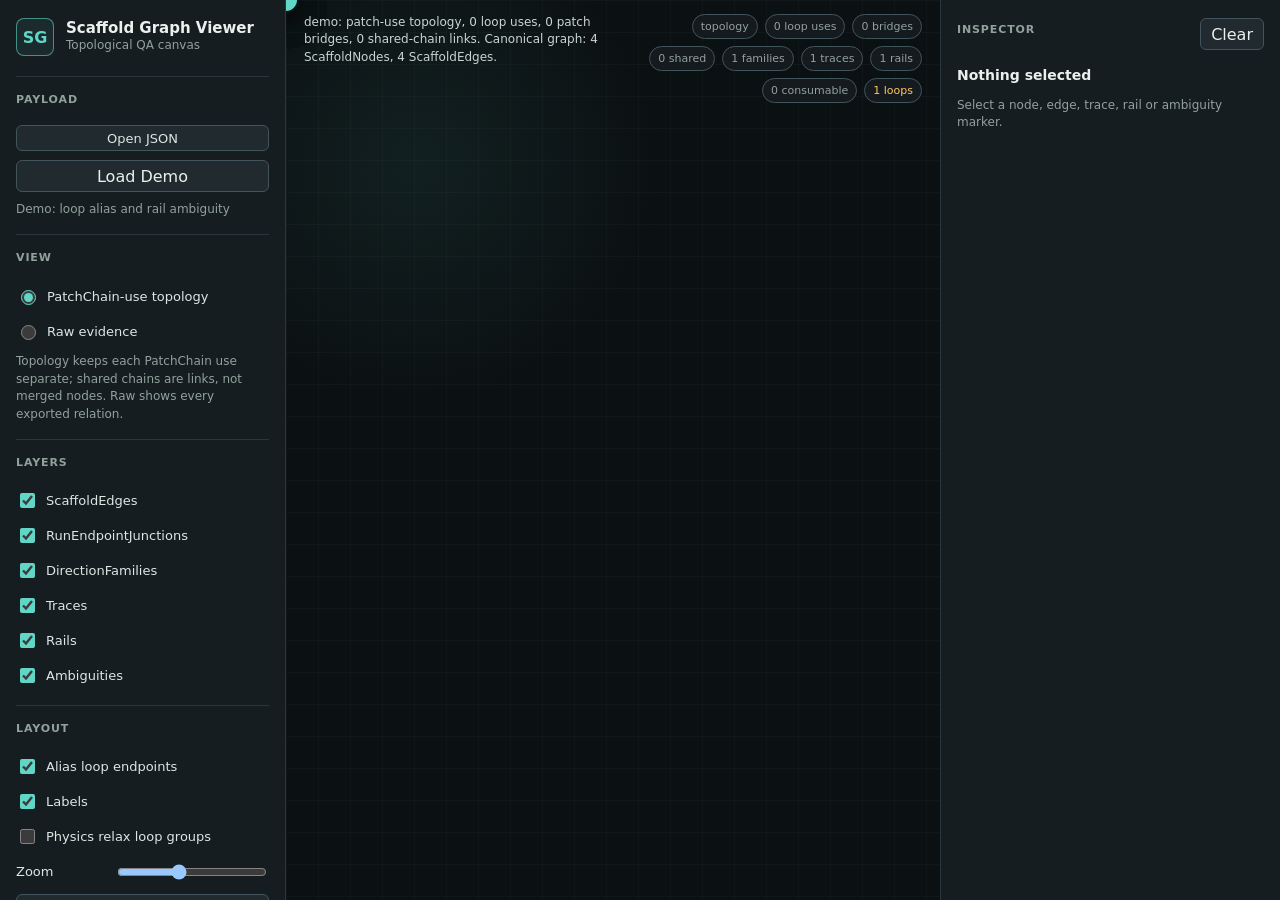
<file: dev/tools/scaffold_graph_viewer/index.html>
<!doctype html>
<html lang="en">
<head>
  <meta charset="utf-8">
  <meta name="viewport" content="width=device-width, initial-scale=1">
  <title>Scaffold Graph Viewer</title>
  <link rel="icon" href="data:,">
  <link rel="stylesheet" href="./styles.css">
</head>
<body>
  <div class="app">
    <aside class="sidebar">
      <header class="brand">
        <div class="mark">SG</div>
        <div>
          <h1>Scaffold Graph Viewer</h1>
          <p>Topological QA canvas</p>
        </div>
      </header>

      <section class="panel">
        <h2>Payload</h2>
        <label class="file-button">
          <input id="fileInput" type="file" accept=".json,application/json">
          Open JSON
        </label>
        <button id="demoButton" type="button">Load Demo</button>
        <div id="payloadMeta" class="meta">No payload loaded.</div>
      </section>

      <section class="panel">
        <h2>View</h2>
        <label><input type="radio" name="viewMode" value="topology" checked> PatchChain-use topology</label>
        <label><input type="radio" name="viewMode" value="evidence"> Raw evidence</label>
        <div class="meta">Topology keeps each PatchChain use separate; shared chains are links, not merged nodes. Raw shows every exported relation.</div>
      </section>

      <section class="panel">
        <h2>Layers</h2>
        <label><input type="checkbox" data-layer="scaffoldEdges" checked> ScaffoldEdges</label>
        <label><input type="checkbox" data-layer="runEndpoints" checked> RunEndpointJunctions</label>
        <label><input type="checkbox" data-layer="families" checked> DirectionFamilies</label>
        <label><input type="checkbox" data-layer="traces" checked> Traces</label>
        <label><input type="checkbox" data-layer="rails" checked> Rails</label>
        <label><input type="checkbox" data-layer="ambiguities" checked> Ambiguities</label>
      </section>

      <section class="panel">
        <h2>Layout</h2>
        <label><input id="unrollToggle" type="checkbox" checked> Alias loop endpoints</label>
        <label><input id="labelsToggle" type="checkbox" checked> Labels</label>
        <label><input id="topologyPhysicsToggle" type="checkbox"> Physics relax loop groups</label>
        <label class="range-row">Zoom <input id="zoomRange" type="range" min="60" max="160" value="100"></label>
        <button id="relayoutButton" type="button">Relayout</button>
      </section>

      <section class="panel">
        <h2>Search</h2>
        <input id="searchBox" type="search" placeholder="id, patch, family, rail">
        <div id="searchResults" class="results"></div>
      </section>
    </aside>

    <main class="canvas-shell">
      <div class="toolbar">
        <div id="summary" class="summary">Drop a Scaffold graph JSON file here.</div>
        <div id="badges" class="badges"></div>
      </div>
      <svg id="graphSvg" role="img" aria-label="Scaffold topological graph"></svg>
      <div id="dropHint" class="drop-hint">Drop JSON to inspect Scaffold topology</div>
    </main>

    <aside class="inspector">
      <header>
        <h2>Inspector</h2>
        <button id="clearSelectionButton" type="button">Clear</button>
      </header>
      <div id="selectionTitle" class="selection-title">Nothing selected</div>
      <div id="selectionDetails" class="details">
        Select a node, edge, trace, rail or ambiguity marker.
      </div>
    </aside>
  </div>

  <script src="./app.js"></script>
</body>
</html>
</file>
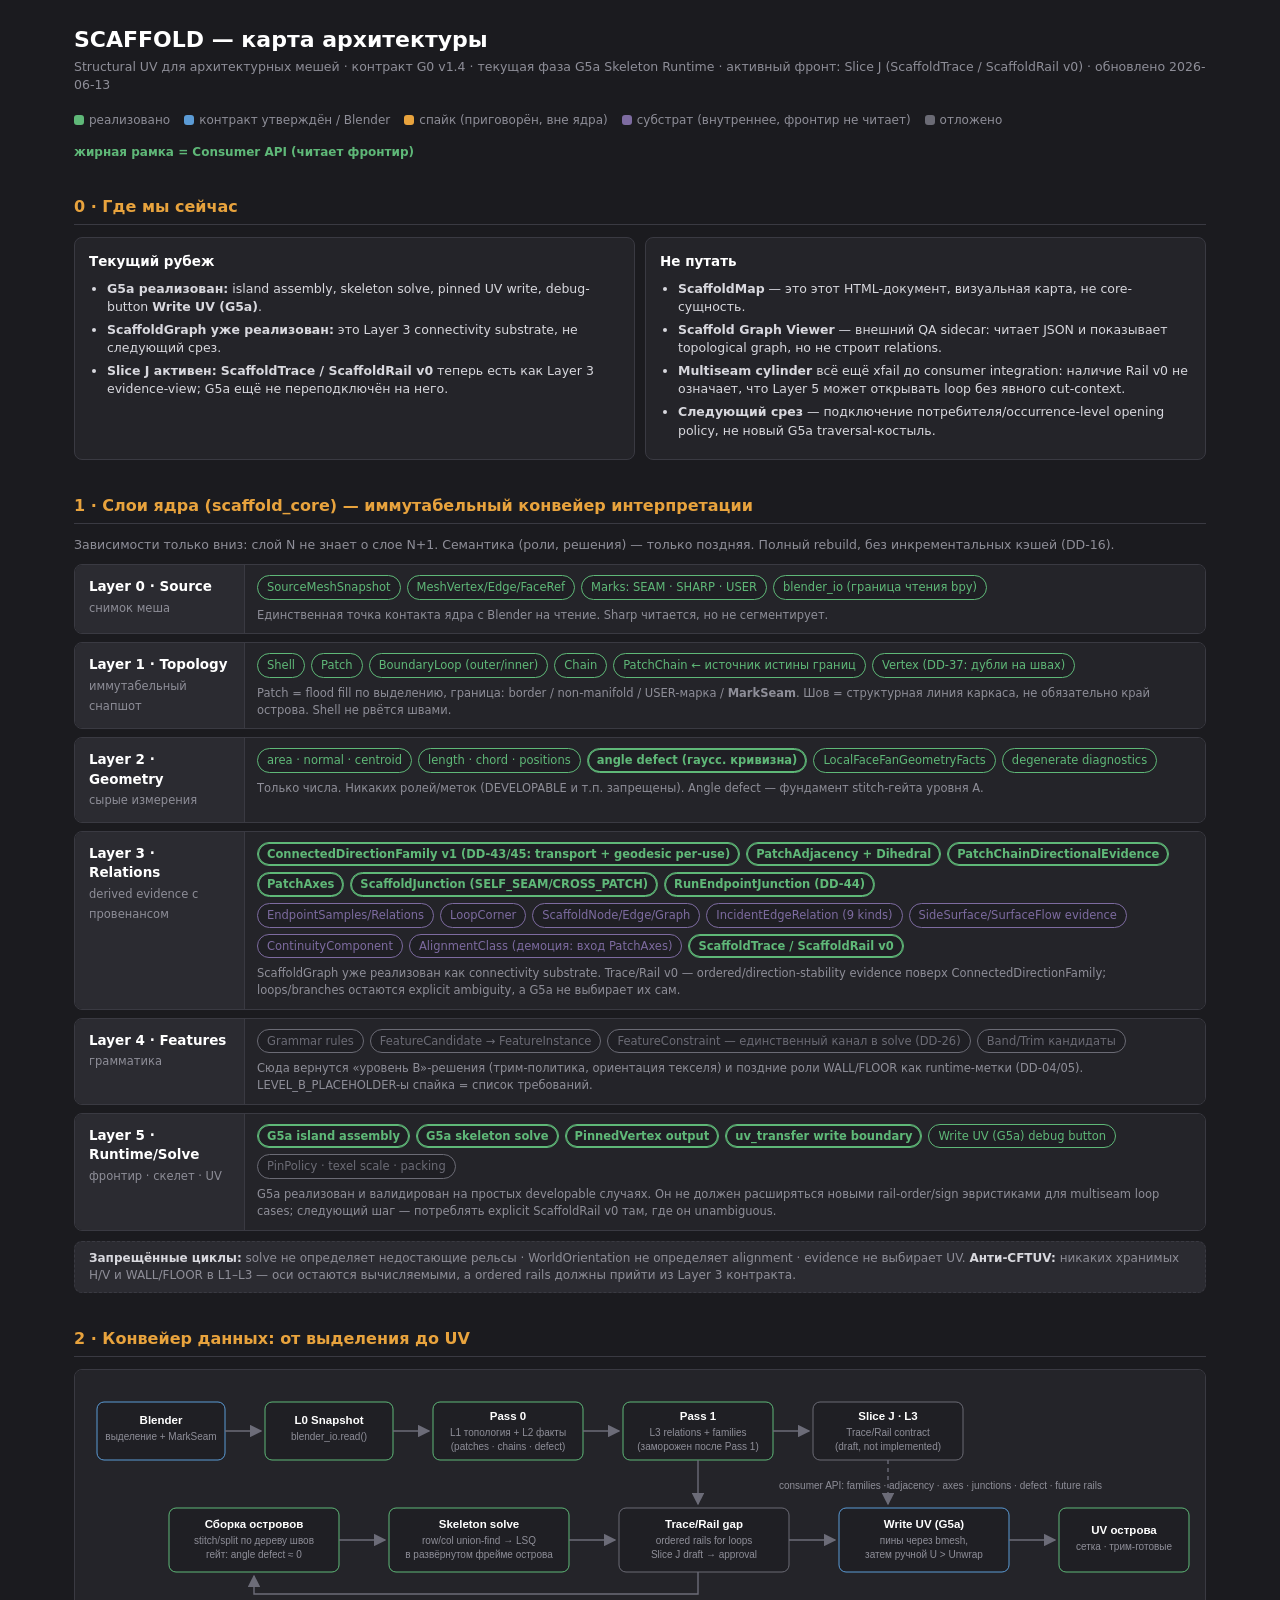
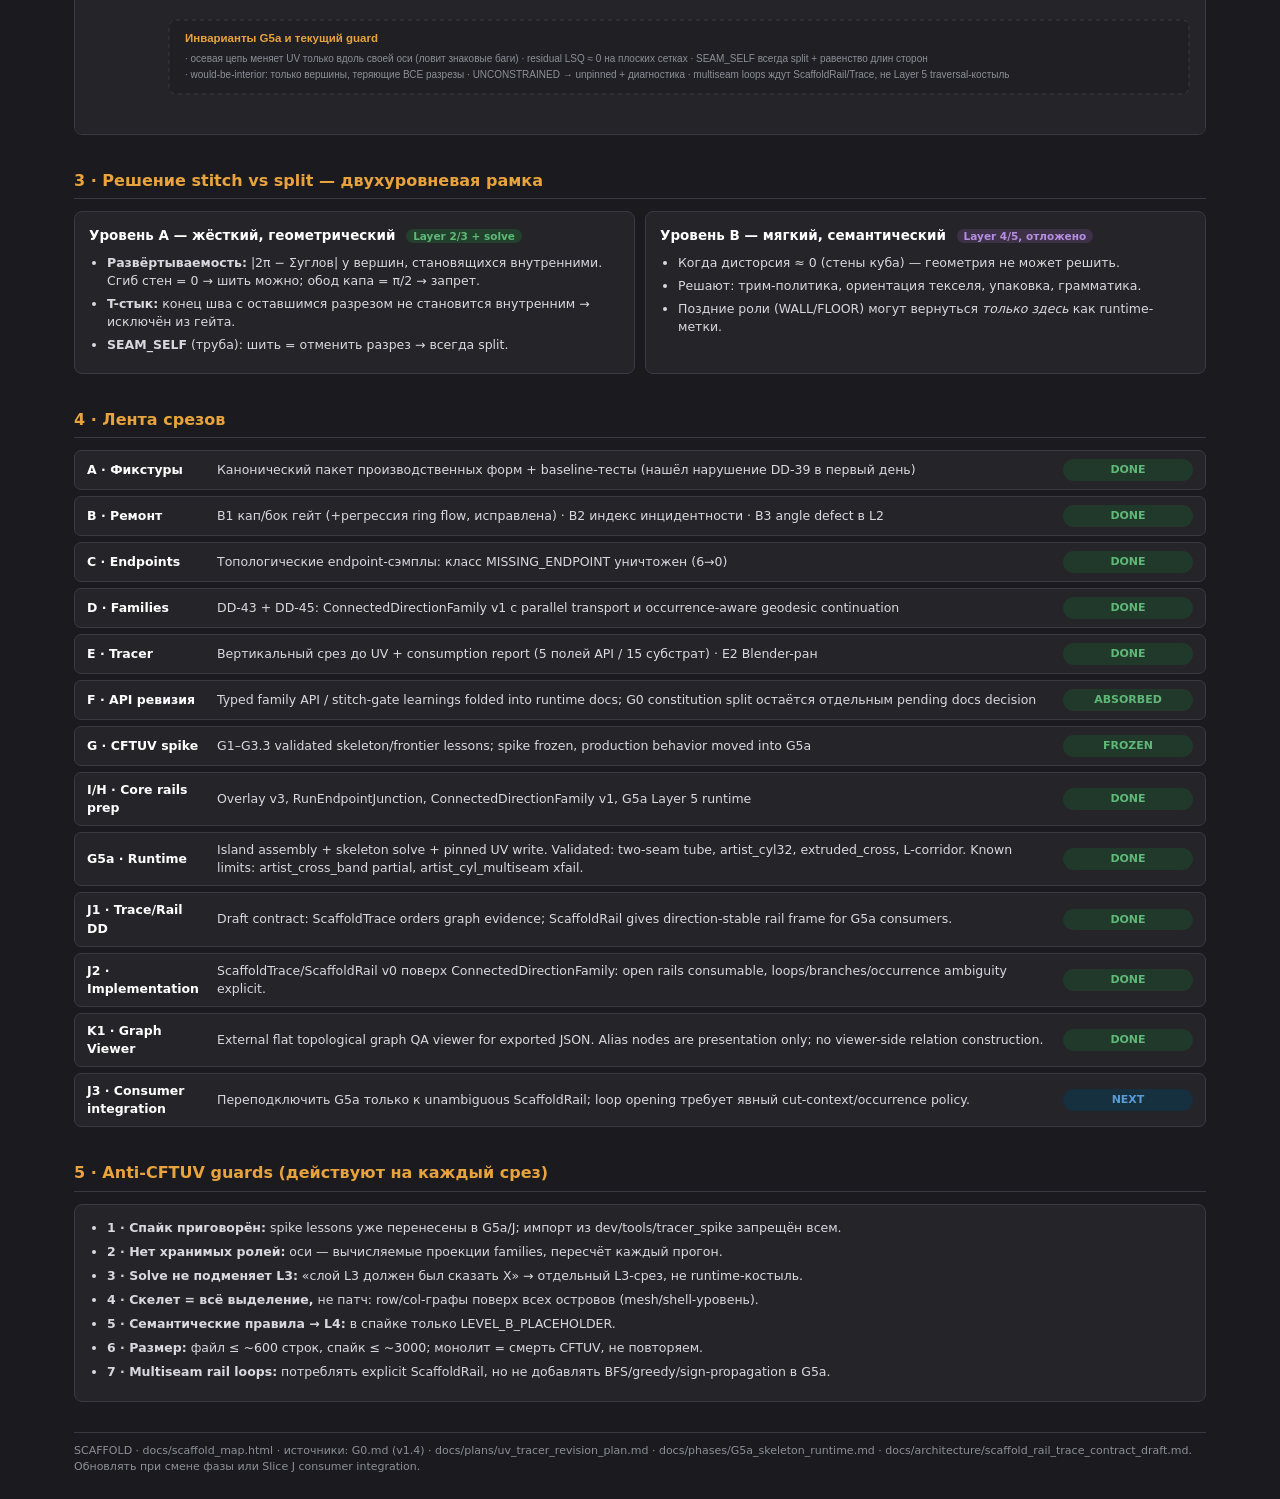
<file: docs/scaffold_map.html>
<!DOCTYPE html>
<html lang="ru">
<head>
<meta charset="UTF-8">
<meta name="viewport" content="width=device-width, initial-scale=1.0">
<title>SCAFFOLD — карта архитектуры</title>
<style>
  :root{
    --bg:#1b1b1f; --panel:#242429; --panel2:#2b2b31; --line:#3a3a42;
    --text:#d8d8de; --dim:#8e8e98; --accent:#e8a33d;
    --ok:#5fb878; --contract:#5b9bd5; --spike:#e8a33d; --defer:#6b6b75; --warn:#d56b6b;
    --substrate:#7d6ba0;
  }
  *{box-sizing:border-box}
  body{background:var(--bg);color:var(--text);font:14px/1.45 "Segoe UI",system-ui,sans-serif;margin:0;padding:24px;max-width:1180px;margin-inline:auto}
  h1{font-size:22px;margin:0 0 2px;color:#fff}
  h2{font-size:16px;margin:34px 0 12px;color:var(--accent);border-bottom:1px solid var(--line);padding-bottom:6px}
  .sub{color:var(--dim);font-size:12.5px;margin-bottom:18px}
  .legend{display:flex;flex-wrap:wrap;gap:14px;font-size:12px;color:var(--dim);margin:10px 0 0}
  .dot{display:inline-block;width:10px;height:10px;border-radius:3px;margin-right:5px;vertical-align:-1px}
  /* layer stack */
  .layer{display:grid;grid-template-columns:170px 1fr;gap:0;border:1px solid var(--line);border-radius:8px;margin-bottom:8px;overflow:hidden}
  .layer .name{background:var(--panel2);padding:12px 14px;border-right:1px solid var(--line)}
  .layer .name b{display:block;color:#fff;font-size:13.5px}
  .layer .name span{font-size:11.5px;color:var(--dim)}
  .layer .body{background:var(--panel);padding:10px 12px}
  .chips{display:flex;flex-wrap:wrap;gap:6px}
  .chip{font-size:11.5px;padding:3px 9px;border-radius:20px;border:1px solid var(--line);background:#1f1f24;white-space:nowrap}
  .chip.ok{border-color:var(--ok);color:var(--ok)}
  .chip.contract{border-color:var(--contract);color:var(--contract)}
  .chip.spike{border-color:var(--spike);color:var(--spike)}
  .chip.defer{border-color:var(--defer);color:var(--defer)}
  .chip.substrate{border-color:var(--substrate);color:var(--substrate)}
  .chip.api{box-shadow:0 0 0 1px var(--ok) inset;font-weight:600}
  .note{font-size:11.5px;color:var(--dim);margin-top:7px}
  .rulebar{font-size:12px;color:var(--dim);background:var(--panel2);border:1px dashed var(--line);border-radius:8px;padding:8px 14px;margin:10px 0 0}
  .rulebar b{color:var(--text)}
  /* flow svg */
  .flowwrap{background:var(--panel);border:1px solid var(--line);border-radius:8px;padding:14px;overflow-x:auto}
  svg text{font:11.5px "Segoe UI",sans-serif;fill:var(--text)}
  svg .small{font-size:10px;fill:var(--dim)}
  svg .box{fill:#1f1f24;stroke:var(--line);rx:7}
  svg .ok{stroke:var(--ok)} svg .spike{stroke:var(--spike)} svg .defer{stroke:var(--defer)} svg .blender{stroke:var(--contract)}
  svg .arrow{stroke:#6c6c78;stroke-width:1.4;fill:none;marker-end:url(#arr)}
  svg .title{font-weight:600;fill:#fff}
  /* decision frame */
  .twocol{display:grid;grid-template-columns:1fr 1fr;gap:10px}
  .card{background:var(--panel);border:1px solid var(--line);border-radius:8px;padding:14px}
  .card h3{margin:0 0 8px;font-size:13.5px;color:#fff}
  .card ul{margin:0;padding-left:18px;font-size:12.5px}
  .card li{margin-bottom:5px}
  .card .tag{font-size:10.5px;padding:1px 7px;border-radius:10px;margin-left:6px}
  .tagA{background:#23402c;color:var(--ok)} .tagB{background:#3d3147;color:#b58ee0}
  /* timeline */
  .timeline{display:flex;flex-direction:column;gap:6px}
  .trow{display:grid;grid-template-columns:120px 1fr 130px;gap:10px;background:var(--panel);border:1px solid var(--line);border-radius:7px;padding:8px 12px;font-size:12.5px;align-items:center}
  .trow .slice{font-weight:600;color:#fff}
  .st{font-size:11px;text-align:center;padding:3px 8px;border-radius:12px;font-weight:600}
  .st.done{background:#21392a;color:var(--ok)} .st.wip{background:#403318;color:var(--spike)}
  .st.queue{background:#2c2c33;color:var(--dim)} .st.gate{background:#16303f;color:var(--contract)}
  .st.active{background:#16303f;color:var(--contract)} .st.draft{background:#3d3147;color:#b58ee0}
  .st.blocked{background:#402020;color:var(--warn)}
  .guards{font-size:12.5px}
  .guards li{margin-bottom:6px}
  footer{margin-top:30px;color:var(--dim);font-size:11px;border-top:1px solid var(--line);padding-top:10px}
</style>
</head>
<body>

<h1>SCAFFOLD — карта архитектуры</h1>
<div class="sub">Structural UV для архитектурных мешей · контракт G0 v1.4 · текущая фаза G5a Skeleton Runtime · активный фронт: Slice J (ScaffoldTrace / ScaffoldRail v0) · обновлено 2026-06-13</div>
<div class="legend">
  <span><span class="dot" style="background:var(--ok)"></span>реализовано</span>
  <span><span class="dot" style="background:var(--contract)"></span>контракт утверждён / Blender</span>
  <span><span class="dot" style="background:var(--spike)"></span>спайк (приговорён, вне ядра)</span>
  <span><span class="dot" style="background:var(--substrate)"></span>субстрат (внутреннее, фронтир не читает)</span>
  <span><span class="dot" style="background:var(--defer)"></span>отложено</span>
  <span style="font-weight:600;color:var(--ok)">жирная рамка = Consumer API (читает фронтир)</span>
</div>

<h2>0 · Где мы сейчас</h2>
<div class="twocol">
  <div class="card">
    <h3>Текущий рубеж</h3>
    <ul>
      <li><b>G5a реализован:</b> island assembly, skeleton solve, pinned UV write, debug-button <b>Write UV (G5a)</b>.</li>
      <li><b>ScaffoldGraph уже реализован:</b> это Layer 3 connectivity substrate, не следующий срез.</li>
      <li><b>Slice J активен:</b> <b>ScaffoldTrace / ScaffoldRail v0</b> теперь есть как Layer 3 evidence-view; G5a ещё не переподключён на него.</li>
    </ul>
  </div>
  <div class="card">
    <h3>Не путать</h3>
    <ul>
      <li><b>ScaffoldMap</b> — это этот HTML-документ, визуальная карта, не core-сущность.</li>
      <li><b>Scaffold Graph Viewer</b> — внешний QA sidecar: читает JSON и показывает topological graph, но не строит relations.</li>
      <li><b>Multiseam cylinder</b> всё ещё xfail до consumer integration: наличие Rail v0 не означает, что Layer 5 может открывать loop без явного cut-context.</li>
      <li><b>Следующий срез</b> — подключение потребителя/occurrence-level opening policy, не новый G5a traversal-костыль.</li>
    </ul>
  </div>
</div>

<h2>1 · Слои ядра (scaffold_core) — иммутабельный конвейер интерпретации</h2>
<div class="sub" style="margin-bottom:10px">Зависимости только вниз: слой N не знает о слое N+1. Семантика (роли, решения) — только поздняя. Полный rebuild, без инкрементальных кэшей (DD-16).</div>

<div class="layer">
  <div class="name"><b>Layer 0 · Source</b><span>снимок меша</span></div>
  <div class="body"><div class="chips">
    <span class="chip ok">SourceMeshSnapshot</span><span class="chip ok">MeshVertex/Edge/FaceRef</span>
    <span class="chip ok">Marks: SEAM · SHARP · USER</span><span class="chip ok">blender_io (граница чтения bpy)</span>
  </div><div class="note">Единственная точка контакта ядра с Blender на чтение. Sharp читается, но не сегментирует.</div></div>
</div>

<div class="layer">
  <div class="name"><b>Layer 1 · Topology</b><span>иммутабельный снапшот</span></div>
  <div class="body"><div class="chips">
    <span class="chip ok">Shell</span><span class="chip ok">Patch</span><span class="chip ok">BoundaryLoop (outer/inner)</span>
    <span class="chip ok">Chain</span><span class="chip ok">PatchChain ← источник истины границ</span><span class="chip ok">Vertex (DD-37: дубли на швах)</span>
  </div><div class="note">Patch = flood fill по выделению, граница: border / non-manifold / USER-марка / <b>MarkSeam</b>. Шов = структурная линия каркаса, не обязательно край острова. Shell не рвётся швами.</div></div>
</div>

<div class="layer">
  <div class="name"><b>Layer 2 · Geometry</b><span>сырые измерения</span></div>
  <div class="body"><div class="chips">
    <span class="chip ok">area · normal · centroid</span><span class="chip ok">length · chord · positions</span>
    <span class="chip ok api">angle defect (гаусс. кривизна)</span><span class="chip ok">LocalFaceFanGeometryFacts</span><span class="chip ok">degenerate diagnostics</span>
  </div><div class="note">Только числа. Никаких ролей/меток (DEVELOPABLE и т.п. запрещены). Angle defect — фундамент stitch-гейта уровня A.</div></div>
</div>

<div class="layer">
  <div class="name"><b>Layer 3 · Relations</b><span>derived evidence с провенансом</span></div>
  <div class="body">
    <div class="chips">
      <span class="chip ok api">ConnectedDirectionFamily v1 (DD-43/45: transport + geodesic per-use)</span>
      <span class="chip ok api">PatchAdjacency + Dihedral</span>
      <span class="chip ok api">PatchChainDirectionalEvidence</span>
      <span class="chip ok api">PatchAxes</span>
      <span class="chip ok api">ScaffoldJunction (SELF_SEAM/CROSS_PATCH)</span>
      <span class="chip ok api">RunEndpointJunction (DD-44)</span>
    </div>
    <div class="chips" style="margin-top:6px">
      <span class="chip substrate">EndpointSamples/Relations</span><span class="chip substrate">LoopCorner</span>
      <span class="chip substrate">ScaffoldNode/Edge/Graph</span><span class="chip substrate">IncidentEdgeRelation (9 kinds)</span>
      <span class="chip substrate">SideSurface/SurfaceFlow evidence</span><span class="chip substrate">ContinuityComponent</span>
      <span class="chip substrate">AlignmentClass (демоция: вход PatchAxes)</span>
      <span class="chip ok api">ScaffoldTrace / ScaffoldRail v0</span>
    </div>
    <div class="note">ScaffoldGraph уже реализован как connectivity substrate. Trace/Rail v0 — ordered/direction-stability evidence поверх ConnectedDirectionFamily; loops/branches остаются explicit ambiguity, а G5a не выбирает их сам.</div>
  </div>
</div>

<div class="layer">
  <div class="name"><b>Layer 4 · Features</b><span>грамматика</span></div>
  <div class="body"><div class="chips">
    <span class="chip defer">Grammar rules</span><span class="chip defer">FeatureCandidate → FeatureInstance</span>
    <span class="chip defer">FeatureConstraint — единственный канал в solve (DD-26)</span><span class="chip defer">Band/Trim кандидаты</span>
  </div><div class="note">Сюда вернутся «уровень B»-решения (трим-политика, ориентация текселя) и поздние роли WALL/FLOOR как runtime-метки (DD-04/05). LEVEL_B_PLACEHOLDER-ы спайка = список требований.</div></div>
</div>

<div class="layer">
  <div class="name"><b>Layer 5 · Runtime/Solve</b><span>фронтир · скелет · UV</span></div>
  <div class="body"><div class="chips">
    <span class="chip ok api">G5a island assembly</span><span class="chip ok api">G5a skeleton solve</span>
    <span class="chip ok api">PinnedVertex output</span><span class="chip ok api">uv_transfer write boundary</span>
    <span class="chip ok">Write UV (G5a) debug button</span><span class="chip defer">PinPolicy · texel scale · packing</span>
  </div><div class="note">G5a реализован и валидирован на простых developable случаях. Он не должен расширяться новыми rail-order/sign эвристиками для multiseam loop cases; следующий шаг — потреблять explicit ScaffoldRail v0 там, где он unambiguous.</div></div>
</div>

<div class="rulebar"><b>Запрещённые циклы:</b> solve не определяет недостающие рельсы · WorldOrientation не определяет alignment · evidence не выбирает UV. <b>Анти-CFTUV:</b> никаких хранимых H/V и WALL/FLOOR в L1–L3 — оси остаются вычисляемыми, а ordered rails должны прийти из Layer 3 контракта.</div>

<h2>2 · Конвейер данных: от выделения до UV</h2>
<div class="flowwrap">
<svg viewBox="0 0 1110 330" width="1110" height="330">
  <defs><marker id="arr" markerWidth="9" markerHeight="9" refX="8" refY="4.5" orient="auto"><path d="M0,0 L9,4.5 L0,9 z" fill="#6c6c78"/></marker></defs>

  <!-- row 1: passes -->
  <rect class="box blender" x="8"   y="18" width="128" height="58"/>
  <text x="72"  y="40" text-anchor="middle" class="title">Blender</text>
  <text x="72"  y="56" text-anchor="middle" class="small">выделение + MarkSeam</text>

  <rect class="box ok" x="176" y="18" width="128" height="58"/>
  <text x="240" y="40" text-anchor="middle" class="title">L0 Snapshot</text>
  <text x="240" y="56" text-anchor="middle" class="small">blender_io.read()</text>

  <rect class="box ok" x="344" y="18" width="150" height="58"/>
  <text x="419" y="36" text-anchor="middle" class="title">Pass 0</text>
  <text x="419" y="52" text-anchor="middle" class="small">L1 топология + L2 факты</text>
  <text x="419" y="66" text-anchor="middle" class="small">(patches · chains · defect)</text>

  <rect class="box ok" x="534" y="18" width="150" height="58"/>
  <text x="609" y="36" text-anchor="middle" class="title">Pass 1</text>
  <text x="609" y="52" text-anchor="middle" class="small">L3 relations + families</text>
  <text x="609" y="66" text-anchor="middle" class="small">(заморожен после Pass 1)</text>

  <rect class="box defer" x="724" y="18" width="150" height="58"/>
  <text x="799" y="36" text-anchor="middle" class="title">Slice J · L3</text>
  <text x="799" y="52" text-anchor="middle" class="small">Trace/Rail contract</text>
  <text x="799" y="66" text-anchor="middle" class="small">(draft, not implemented)</text>

  <path class="arrow" d="M136 47 H172"/><path class="arrow" d="M304 47 H340"/>
  <path class="arrow" d="M494 47 H530"/><path class="arrow" d="M684 47 H720"/>

  <!-- down arrow to solve row -->
  <path class="arrow" d="M609 76 V120"/>
  <path class="arrow" d="M799 76 V120" stroke-dasharray="4 4"/>
  <text x="690" y="105" class="small">consumer API: families · adjacency · axes · junctions · defect · future rails</text>

  <!-- row 2: solve chain -->
  <rect class="box ok" x="80"  y="124" width="170" height="64"/>
  <text x="165" y="144" text-anchor="middle" class="title">Сборка островов</text>
  <text x="165" y="160" text-anchor="middle" class="small">stitch/split по дереву швов</text>
  <text x="165" y="174" text-anchor="middle" class="small">гейт: angle defect ≈ 0</text>

  <rect class="box ok" x="300" y="124" width="180" height="64"/>
  <text x="390" y="144" text-anchor="middle" class="title">Skeleton solve</text>
  <text x="390" y="160" text-anchor="middle" class="small">row/col union-find → LSQ</text>
  <text x="390" y="174" text-anchor="middle" class="small">в развёрнутом фрейме острова</text>

  <rect class="box defer" x="530" y="124" width="170" height="64"/>
  <text x="615" y="144" text-anchor="middle" class="title">Trace/Rail gap</text>
  <text x="615" y="160" text-anchor="middle" class="small">ordered rails for loops</text>
  <text x="615" y="174" text-anchor="middle" class="small">Slice J draft → approval</text>

  <rect class="box blender" x="750" y="124" width="170" height="64"/>
  <text x="835" y="144" text-anchor="middle" class="title">Write UV (G5a)</text>
  <text x="835" y="160" text-anchor="middle" class="small">пины через bmesh,</text>
  <text x="835" y="174" text-anchor="middle" class="small">затем ручной U > Unwrap</text>

  <rect class="box ok" x="970" y="124" width="130" height="64"/>
  <text x="1035" y="150" text-anchor="middle" class="title">UV острова</text>
  <text x="1035" y="166" text-anchor="middle" class="small">сетка · трим-готовые</text>

  <path class="arrow" d="M609 188 V210 H165 V192" fill="none" transform="translate(0,0)"/>
  <path class="arrow" d="M250 156 H296"/><path class="arrow" d="M480 156 H526"/>
  <path class="arrow" d="M700 156 H746"/><path class="arrow" d="M920 156 H966"/>

  <!-- invariants strip -->
  <rect x="80" y="236" width="1020" height="74" rx="7" fill="#1f1f24" stroke="#3a3a42" stroke-dasharray="4 4"/>
  <text x="96" y="258" class="title" style="fill:#e8a33d">Инварианты G5a и текущий guard</text>
  <text x="96" y="278" class="small">· осевая цепь меняет UV только вдоль своей оси (ловит знаковые баги) · residual LSQ ≈ 0 на плоских сетках · SEAM_SELF всегда split + равенство длин сторон</text>
  <text x="96" y="294" class="small">· would-be-interior: только вершины, теряющие ВСЕ разрезы · UNCONSTRAINED → unpinned + диагностика · multiseam loops ждут ScaffoldRail/Trace, не Layer 5 traversal-костыль</text>
</svg>
</div>

<h2>3 · Решение stitch vs split — двухуровневая рамка</h2>
<div class="twocol">
  <div class="card">
    <h3>Уровень A — жёсткий, геометрический <span class="tag tagA">Layer 2/3 + solve</span></h3>
    <ul>
      <li><b>Развёртываемость:</b> |2π − Σуглов| у вершин, становящихся внутренними. Сгиб стен = 0 → шить можно; обод капа = π/2 → запрет.</li>
      <li><b>T-стык:</b> конец шва с оставшимся разрезом не становится внутренним → исключён из гейта.</li>
      <li><b>SEAM_SELF</b> (труба): шить = отменить разрез → всегда split.</li>
    </ul>
  </div>
  <div class="card">
    <h3>Уровень B — мягкий, семантический <span class="tag tagB">Layer 4/5, отложено</span></h3>
    <ul>
      <li>Когда дисторсия ≈ 0 (стены куба) — геометрия не может решить.</li>
      <li>Решают: трим-политика, ориентация текселя, упаковка, грамматика.</li>
      <li>Поздние роли (WALL/FLOOR) могут вернуться <i>только здесь</i> как runtime-метки.</li>
    </ul>
  </div>
</div>

<h2>4 · Лента срезов</h2>
<div class="timeline">
  <div class="trow"><span class="slice">A · Фикстуры</span><span>Канонический пакет производственных форм + baseline-тесты (нашёл нарушение DD-39 в первый день)</span><span class="st done">DONE</span></div>
  <div class="trow"><span class="slice">B · Ремонт</span><span>B1 кап/бок гейт (+регрессия ring flow, исправлена) · B2 индекс инцидентности · B3 angle defect в L2</span><span class="st done">DONE</span></div>
  <div class="trow"><span class="slice">C · Endpoints</span><span>Топологические endpoint-сэмплы: класс MISSING_ENDPOINT уничтожен (6→0)</span><span class="st done">DONE</span></div>
  <div class="trow"><span class="slice">D · Families</span><span>DD-43 + DD-45: ConnectedDirectionFamily v1 с parallel transport и occurrence-aware geodesic continuation</span><span class="st done">DONE</span></div>
  <div class="trow"><span class="slice">E · Tracer</span><span>Вертикальный срез до UV + consumption report (5 полей API / 15 субстрат) · E2 Blender-ран</span><span class="st done">DONE</span></div>
  <div class="trow"><span class="slice">F · API ревизия</span><span>Typed family API / stitch-gate learnings folded into runtime docs; G0 constitution split остаётся отдельным pending docs decision</span><span class="st done">ABSORBED</span></div>
  <div class="trow"><span class="slice">G · CFTUV spike</span><span>G1–G3.3 validated skeleton/frontier lessons; spike frozen, production behavior moved into G5a</span><span class="st done">FROZEN</span></div>
  <div class="trow"><span class="slice">I/H · Core rails prep</span><span>Overlay v3, RunEndpointJunction, ConnectedDirectionFamily v1, G5a Layer 5 runtime</span><span class="st done">DONE</span></div>
  <div class="trow"><span class="slice">G5a · Runtime</span><span>Island assembly + skeleton solve + pinned UV write. Validated: two-seam tube, artist_cyl32, extruded_cross, L-corridor. Known limits: artist_cross_band partial, artist_cyl_multiseam xfail.</span><span class="st done">DONE</span></div>
  <div class="trow"><span class="slice">J1 · Trace/Rail DD</span><span>Draft contract: ScaffoldTrace orders graph evidence; ScaffoldRail gives direction-stable rail frame for G5a consumers.</span><span class="st done">DONE</span></div>
  <div class="trow"><span class="slice">J2 · Implementation</span><span>ScaffoldTrace/ScaffoldRail v0 поверх ConnectedDirectionFamily: open rails consumable, loops/branches/occurrence ambiguity explicit.</span><span class="st done">DONE</span></div>
  <div class="trow"><span class="slice">K1 · Graph Viewer</span><span>External flat topological graph QA viewer for exported JSON. Alias nodes are presentation only; no viewer-side relation construction.</span><span class="st done">DONE</span></div>
  <div class="trow"><span class="slice">J3 · Consumer integration</span><span>Переподключить G5a только к unambiguous ScaffoldRail; loop opening требует явный cut-context/occurrence policy.</span><span class="st active">NEXT</span></div>
</div>

<h2>5 · Anti-CFTUV guards (действуют на каждый срез)</h2>
<div class="card"><ul class="guards">
  <li><b>1 · Спайк приговорён:</b> spike lessons уже перенесены в G5a/J; импорт из dev/tools/tracer_spike запрещён всем.</li>
  <li><b>2 · Нет хранимых ролей:</b> оси — вычисляемые проекции families, пересчёт каждый прогон.</li>
  <li><b>3 · Solve не подменяет L3:</b> «слой L3 должен был сказать X» → отдельный L3-срез, не runtime-костыль.</li>
  <li><b>4 · Скелет = всё выделение,</b> не патч: row/col-графы поверх всех островов (mesh/shell-уровень).</li>
  <li><b>5 · Семантические правила → L4:</b> в спайке только LEVEL_B_PLACEHOLDER.</li>
  <li><b>6 · Размер:</b> файл ≤ ~600 строк, спайк ≤ ~3000; монолит = смерть CFTUV, не повторяем.</li>
  <li><b>7 · Multiseam rail loops:</b> потреблять explicit ScaffoldRail, но не добавлять BFS/greedy/sign-propagation в G5a.</li>
</ul></div>

<footer>SCAFFOLD · docs/scaffold_map.html · источники: G0.md (v1.4) · docs/plans/uv_tracer_revision_plan.md · docs/phases/G5a_skeleton_runtime.md · docs/architecture/scaffold_rail_trace_contract_draft.md. Обновлять при смене фазы или Slice J consumer integration.</footer>
</body>
</html>
</file>
<file: dev/tools/scaffold_graph_viewer/styles.css>
:root {
  color-scheme: dark;
  --bg: #0f1416;
  --panel: #161d20;
  --panel-2: #1b2428;
  --canvas: #0b1012;
  --line: #29363b;
  --line-strong: #42545b;
  --text: #e9f0ed;
  --muted: #91a19c;
  --soft: #6f817c;
  --accent: #61d6c7;
  --blue: #8ab4ff;
  --violet: #b69cff;
  --amber: #ffc85a;
  --red: #ff746f;
  --green: #7bd88f;
  --shadow: 0 24px 80px rgba(0, 0, 0, 0.34);
  font-family: Inter, ui-sans-serif, system-ui, -apple-system, BlinkMacSystemFont, "Segoe UI", sans-serif;
}

* {
  box-sizing: border-box;
}

body {
  margin: 0;
  min-width: 1080px;
  min-height: 720px;
  background: var(--bg);
  color: var(--text);
  overflow: hidden;
}

button,
input {
  font: inherit;
}

button,
.file-button {
  border: 1px solid var(--line-strong);
  background: #202a2f;
  color: var(--text);
  min-height: 32px;
  border-radius: 6px;
  padding: 0 10px;
  display: inline-flex;
  align-items: center;
  justify-content: center;
  cursor: pointer;
  transition: border-color 120ms ease, background 120ms ease;
}

button:hover,
.file-button:hover {
  border-color: var(--accent);
  background: #253237;
}

.file-button input {
  display: none;
}

.app {
  height: 100vh;
  display: grid;
  grid-template-columns: 286px minmax(520px, 1fr) 340px;
  background:
    linear-gradient(90deg, rgba(97, 214, 199, 0.05), transparent 22%),
    var(--bg);
}

.sidebar,
.inspector {
  background: var(--panel);
  border-color: var(--line);
  border-style: solid;
  min-height: 0;
  overflow: auto;
}

.sidebar {
  border-width: 0 1px 0 0;
  padding: 18px 16px;
}

.inspector {
  border-width: 0 0 0 1px;
  padding: 18px 16px;
}

.brand {
  display: flex;
  align-items: center;
  gap: 12px;
  margin-bottom: 20px;
}

.mark {
  width: 38px;
  height: 38px;
  border: 1px solid rgba(97, 214, 199, 0.6);
  border-radius: 8px;
  display: grid;
  place-items: center;
  color: var(--accent);
  font-weight: 760;
  letter-spacing: 0;
  background: rgba(97, 214, 199, 0.08);
}

h1,
h2,
p {
  margin: 0;
}

h1 {
  font-size: 15px;
  font-weight: 720;
  line-height: 1.2;
}

h2 {
  color: var(--muted);
  font-size: 11px;
  font-weight: 720;
  letter-spacing: 0.08em;
  text-transform: uppercase;
  margin-bottom: 10px;
}

.brand p,
.meta,
.summary {
  color: var(--muted);
  font-size: 12px;
  line-height: 1.45;
}

.panel {
  border-top: 1px solid var(--line);
  padding: 16px 0;
  display: grid;
  gap: 9px;
}

.panel label {
  min-height: 26px;
  display: flex;
  align-items: center;
  gap: 8px;
  color: #dce6e2;
  font-size: 13px;
}

input[type="checkbox"] {
  width: 15px;
  height: 15px;
  accent-color: var(--accent);
}

input[type="radio"] {
  width: 15px;
  height: 15px;
  accent-color: var(--accent);
}

.range-row {
  justify-content: space-between;
}

input[type="range"] {
  width: 150px;
}

input[type="search"] {
  width: 100%;
  border: 1px solid var(--line-strong);
  background: #11181b;
  color: var(--text);
  border-radius: 6px;
  padding: 8px 9px;
  outline: none;
}

input[type="search"]:focus {
  border-color: var(--accent);
}

.results {
  display: grid;
  gap: 5px;
}

.result-item {
  border: 1px solid var(--line);
  background: #12191c;
  color: var(--muted);
  border-radius: 5px;
  padding: 6px 7px;
  cursor: pointer;
  font-size: 12px;
  line-height: 1.3;
}

.result-item:hover {
  color: var(--text);
  border-color: var(--line-strong);
}

.canvas-shell {
  position: relative;
  min-width: 0;
  min-height: 0;
  background:
    radial-gradient(circle at 20% 18%, rgba(97, 214, 199, 0.08), transparent 28%),
    linear-gradient(rgba(255, 255, 255, 0.025) 1px, transparent 1px),
    linear-gradient(90deg, rgba(255, 255, 255, 0.025) 1px, transparent 1px),
    var(--canvas);
  background-size: auto, 32px 32px, 32px 32px, auto;
  overflow: hidden;
}

.toolbar {
  position: absolute;
  z-index: 5;
  left: 18px;
  right: 18px;
  top: 14px;
  display: flex;
  justify-content: space-between;
  align-items: flex-start;
  gap: 18px;
  pointer-events: none;
}

.summary {
  color: #c8d5d0;
  max-width: 680px;
}

.badges {
  display: flex;
  gap: 7px;
  flex-wrap: wrap;
  justify-content: flex-end;
}

.badge {
  border: 1px solid var(--line-strong);
  background: rgba(22, 29, 32, 0.86);
  color: var(--muted);
  border-radius: 999px;
  padding: 5px 8px;
  font-size: 11px;
  white-space: nowrap;
}

#graphSvg {
  width: 100%;
  height: 100%;
  display: block;
}

.drop-hint {
  position: absolute;
  inset: 0;
  display: grid;
  place-items: center;
  color: rgba(233, 240, 237, 0.45);
  font-size: 18px;
  pointer-events: none;
}

.drop-hint.hidden {
  display: none;
}

.edge {
  stroke: var(--line-strong);
  stroke-width: 1.4;
  fill: none;
  opacity: 0.85;
  pointer-events: none;
}

.edge.family {
  stroke-width: 2.2;
  opacity: 0.75;
}

.edge.trace {
  stroke: var(--blue);
  stroke-dasharray: 7 5;
  opacity: 0.7;
}

.edge.rail {
  stroke-width: 4;
  opacity: 0.82;
}

.edge.topology-loop {
  stroke-width: 2.6;
  opacity: 0.92;
}

.edge.topology-bridge {
  stroke: var(--amber);
  stroke-width: 4.2;
  opacity: 0.96;
}

.edge.topology-shared {
  stroke: var(--blue);
  stroke-width: 2.2;
  stroke-dasharray: 8 5;
  opacity: 0.82;
}

.edge.cut,
.edge.ambiguity {
  stroke: var(--red);
  stroke-dasharray: 4 4;
}

.edge.alias-link {
  stroke: var(--soft);
  stroke-width: 1;
  stroke-dasharray: 3 5;
}

.node {
  cursor: pointer;
}

.node-shape {
  stroke: #0b1012;
  stroke-width: 2;
  filter: drop-shadow(0 8px 14px rgba(0, 0, 0, 0.28));
}

.node.scaffold .node-shape {
  fill: var(--accent);
}

.node.run .node-shape {
  fill: var(--amber);
}

.node.topology .node-shape {
  stroke-width: 1.5;
}

.node.alias .node-shape {
  fill: transparent;
  stroke: var(--accent);
  stroke-dasharray: 4 3;
}

.node.ambiguous .node-shape {
  stroke: var(--red);
}

.node.selected .node-shape,
.edge-hit.selected + .edge,
.edge.selected {
  stroke: #ffffff;
  stroke-width: 3;
}

.label {
  fill: var(--text);
  font-size: 11px;
  font-weight: 680;
  paint-order: stroke;
  stroke: rgba(11, 16, 18, 0.92);
  stroke-width: 4px;
  stroke-linejoin: round;
  pointer-events: none;
}

.edge-label {
  fill: var(--muted);
  font-size: 10px;
  font-weight: 620;
  paint-order: stroke;
  stroke: rgba(11, 16, 18, 0.95);
  stroke-width: 3px;
  pointer-events: none;
}

.topology-label {
  cursor: pointer;
}

.topology-label-hit {
  fill: transparent;
  pointer-events: all;
}

.loop-title,
.loop-subtitle {
  text-anchor: middle;
  paint-order: stroke;
  stroke: rgba(11, 16, 18, 0.92);
  stroke-linejoin: round;
  pointer-events: none;
}

.loop-title {
  fill: var(--text);
  font-size: 13px;
  font-weight: 760;
  stroke-width: 5px;
}

.loop-subtitle {
  fill: var(--muted);
  font-size: 10px;
  font-weight: 620;
  stroke-width: 4px;
}

.edge-hit {
  stroke: transparent;
  stroke-width: 12;
  fill: none;
  cursor: pointer;
  pointer-events: stroke;
}

.inspector header {
  display: flex;
  justify-content: space-between;
  align-items: center;
  gap: 12px;
  margin-bottom: 16px;
}

.selection-title {
  color: var(--text);
  font-size: 14px;
  font-weight: 720;
  line-height: 1.35;
  word-break: break-word;
  margin-bottom: 12px;
}

.details {
  color: var(--muted);
  font-size: 12px;
  line-height: 1.45;
}

.kv {
  display: grid;
  grid-template-columns: 108px minmax(0, 1fr);
  gap: 6px 10px;
  padding: 8px 0;
  border-top: 1px solid var(--line);
}

.key {
  color: var(--soft);
}

.value {
  color: #dce6e2;
  word-break: break-word;
}

.json-block {
  margin-top: 12px;
  padding: 10px;
  border: 1px solid var(--line);
  border-radius: 6px;
  background: #0d1315;
  color: #c9d7d2;
  overflow: auto;
  max-height: 420px;
  font-family: ui-monospace, SFMono-Regular, Consolas, "Liberation Mono", monospace;
  font-size: 11px;
  line-height: 1.45;
}

.status-ok {
  color: var(--green);
}

.status-warn {
  color: var(--amber);
}

.status-bad {
  color: var(--red);
}
</file>
